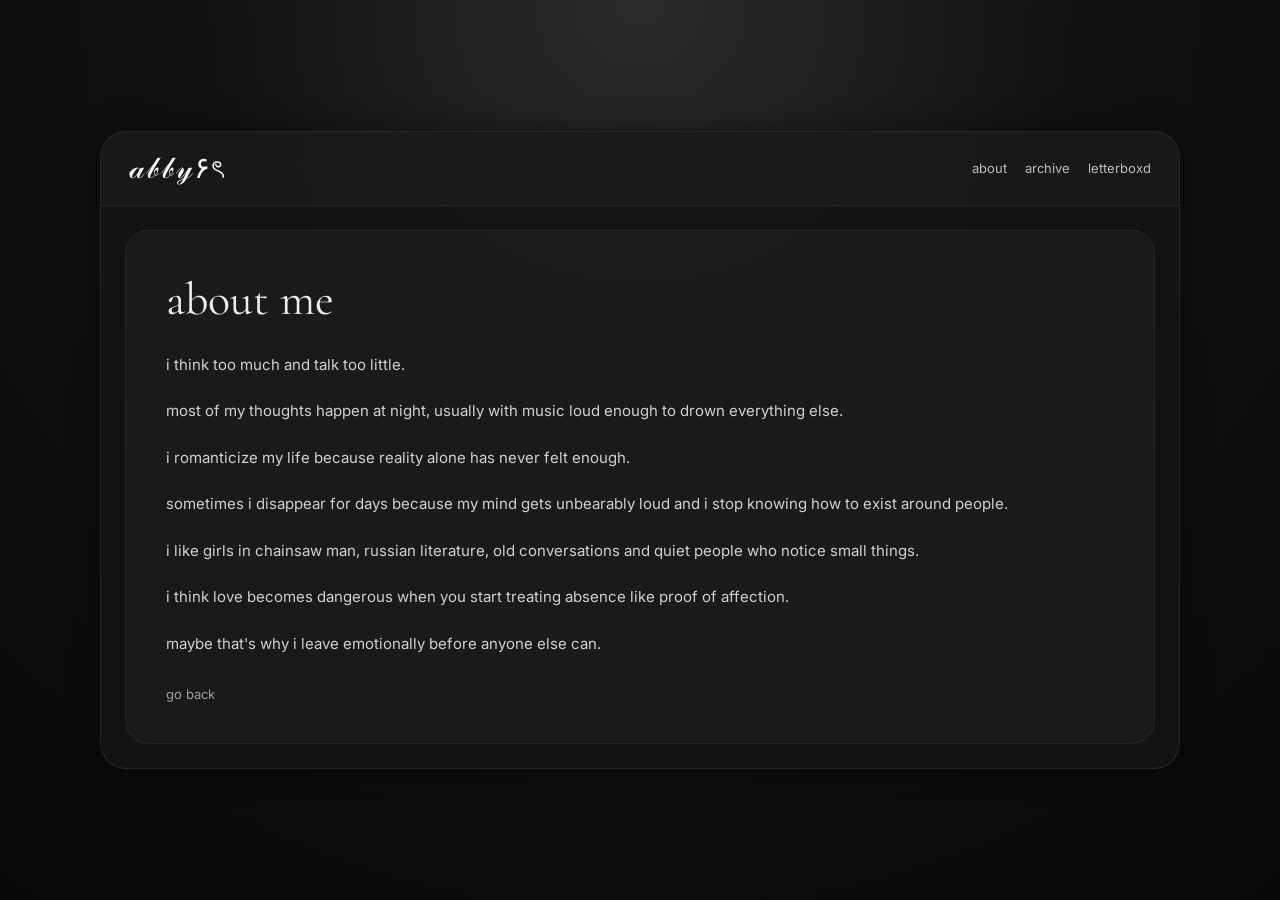
<file: about.html>
<!DOCTYPE html>
<html lang="en">

<head>
  <meta charset="UTF-8">
  <meta name="viewport" content="width=device-width, initial-scale=1.0">

  <title>about — abby</title>

  <link rel="preconnect" href="https://fonts.googleapis.com">
  <link rel="preconnect" href="https://fonts.gstatic.com" crossorigin>

  <link rel="stylesheet"
  href="https://fonts.googleapis.com/css2?family=Cormorant+Garamond:wght@300;400;500;600&family=Inter:wght@300;400;500;600&display=swap">

  <link rel="stylesheet" href="style.css">
</head>

<body>

<div class="carrd-main">

  <div class="top-header">

    <div class="logo">
      <a href="index.html">𝒶𝒷𝒷𝓎۶ৎ</a>
    </div>

    <div class="top-links">
      <a href="about.html">about</a>
      <a href="archive.html">archive</a>
      <a href="letterboxd.html">letterboxd</a>
    </div>

  </div>

  <div class="simple-wrapper">

    <div class="simple-box">

      <div class="simple-title">
        about me
      </div>

      <div class="simple-text">

        <p>
          i think too much and talk too little.
        </p>

        <p>
          most of my thoughts happen at night, usually with music loud enough to drown everything else.
        </p>

        <p>
          i romanticize my life because reality alone has never felt enough.
        </p>

        <p>
          sometimes i disappear for days because my mind gets unbearably loud and i stop knowing how to exist around people.
        </p>

        <p>
          i like girls in chainsaw man, russian literature, old conversations and quiet people who notice small things.
        </p>

        <p>
          i think love becomes dangerous when you start treating absence like proof of affection.
        </p>

        <p>
          maybe that's why i leave emotionally before anyone else can.
        </p>

      </div>

      <a href="index.html" class="back-button">
        go back
      </a>

    </div>

  </div>

</div>

</body>
</html>
</file>
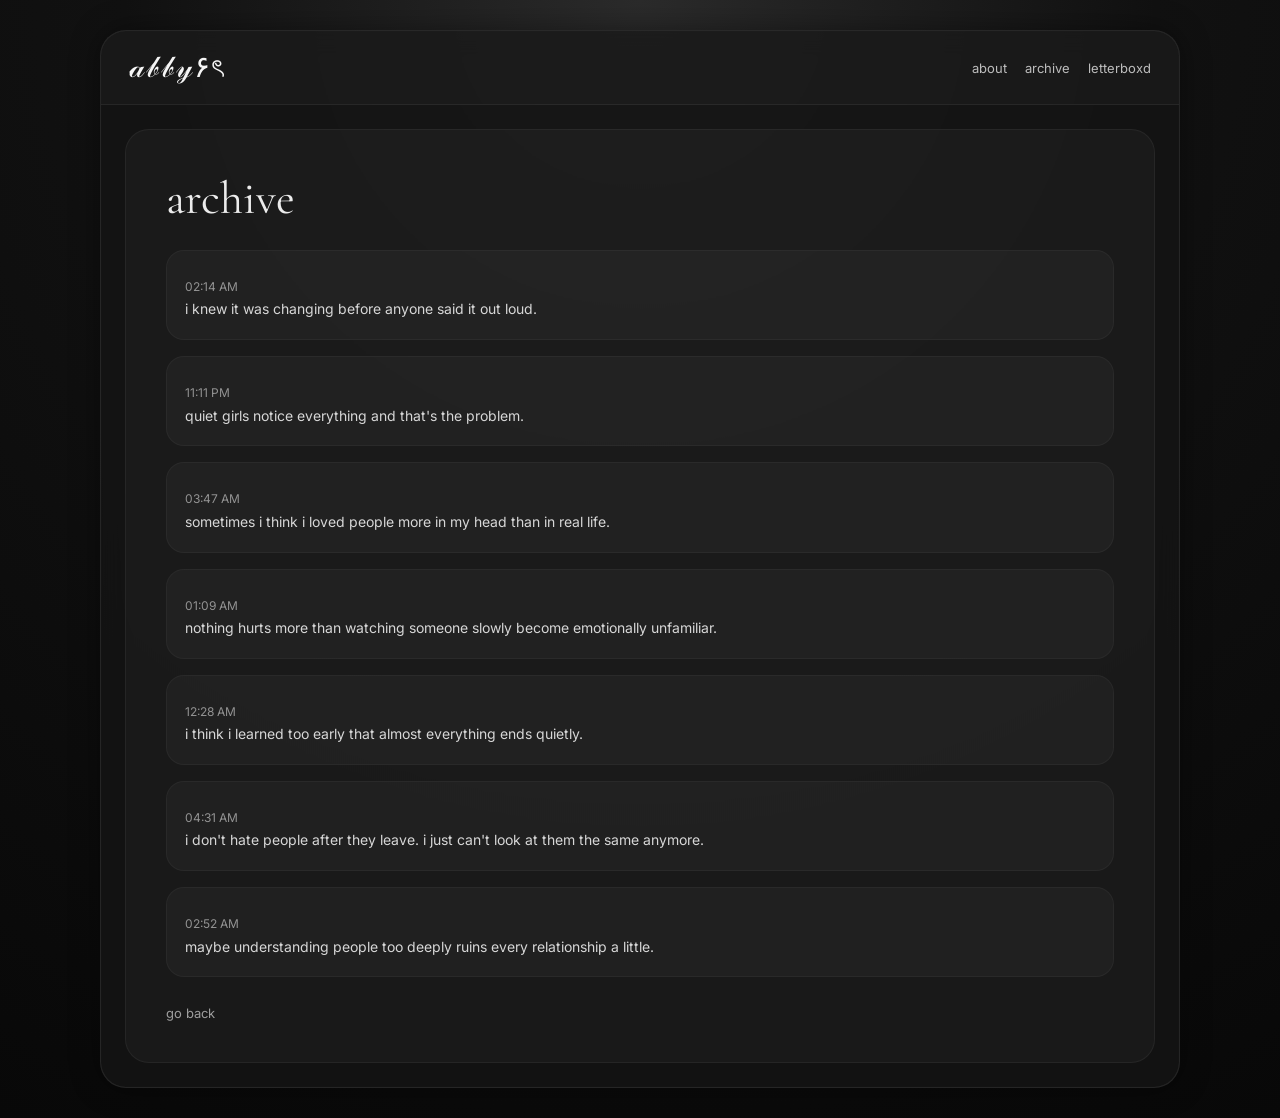
<file: archive.html>
<!DOCTYPE html>
<html lang="en">

<head>
  <meta charset="UTF-8">
  <meta name="viewport" content="width=device-width, initial-scale=1.0">

  <title>archive — abby</title>

  <link rel="preconnect" href="https://fonts.googleapis.com">
  <link rel="preconnect" href="https://fonts.gstatic.com" crossorigin>

  <link rel="stylesheet"
  href="https://fonts.googleapis.com/css2?family=Cormorant+Garamond:wght@300;400;500;600&family=Inter:wght@300;400;500;600&display=swap">

  <link rel="stylesheet" href="style.css">
</head>

<body>

<div class="carrd-main">

  <div class="top-header">

    <div class="logo">
      <a href="index.html">𝒶𝒷𝒷𝓎۶ৎ</a>
    </div>

    <div class="top-links">
      <a href="about.html">about</a>
      <a href="archive.html">archive</a>
      <a href="letterboxd.html">letterboxd</a>
    </div>

  </div>

  <div class="simple-wrapper">

    <div class="simple-box">

      <div class="simple-title">
        archive
      </div>

      <div class="archive-list">

        <div class="archive-item">
          <span>02:14 AM</span>
          i knew it was changing before anyone said it out loud.
        </div>

        <div class="archive-item">
          <span>11:11 PM</span>
          quiet girls notice everything and that's the problem.
        </div>

        <div class="archive-item">
          <span>03:47 AM</span>
          sometimes i think i loved people more in my head than in real life.
        </div>

        <div class="archive-item">
          <span>01:09 AM</span>
          nothing hurts more than watching someone slowly become emotionally unfamiliar.
        </div>

        <div class="archive-item">
          <span>12:28 AM</span>
          i think i learned too early that almost everything ends quietly.
        </div>

        <div class="archive-item">
          <span>04:31 AM</span>
          i don't hate people after they leave. i just can't look at them the same anymore.
        </div>

        <div class="archive-item">
          <span>02:52 AM</span>
          maybe understanding people too deeply ruins every relationship a little.
        </div>

      </div>

      <a href="index.html" class="back-button">
        go back
      </a>

    </div>

  </div>

</div>

</body>
</html>
</file>
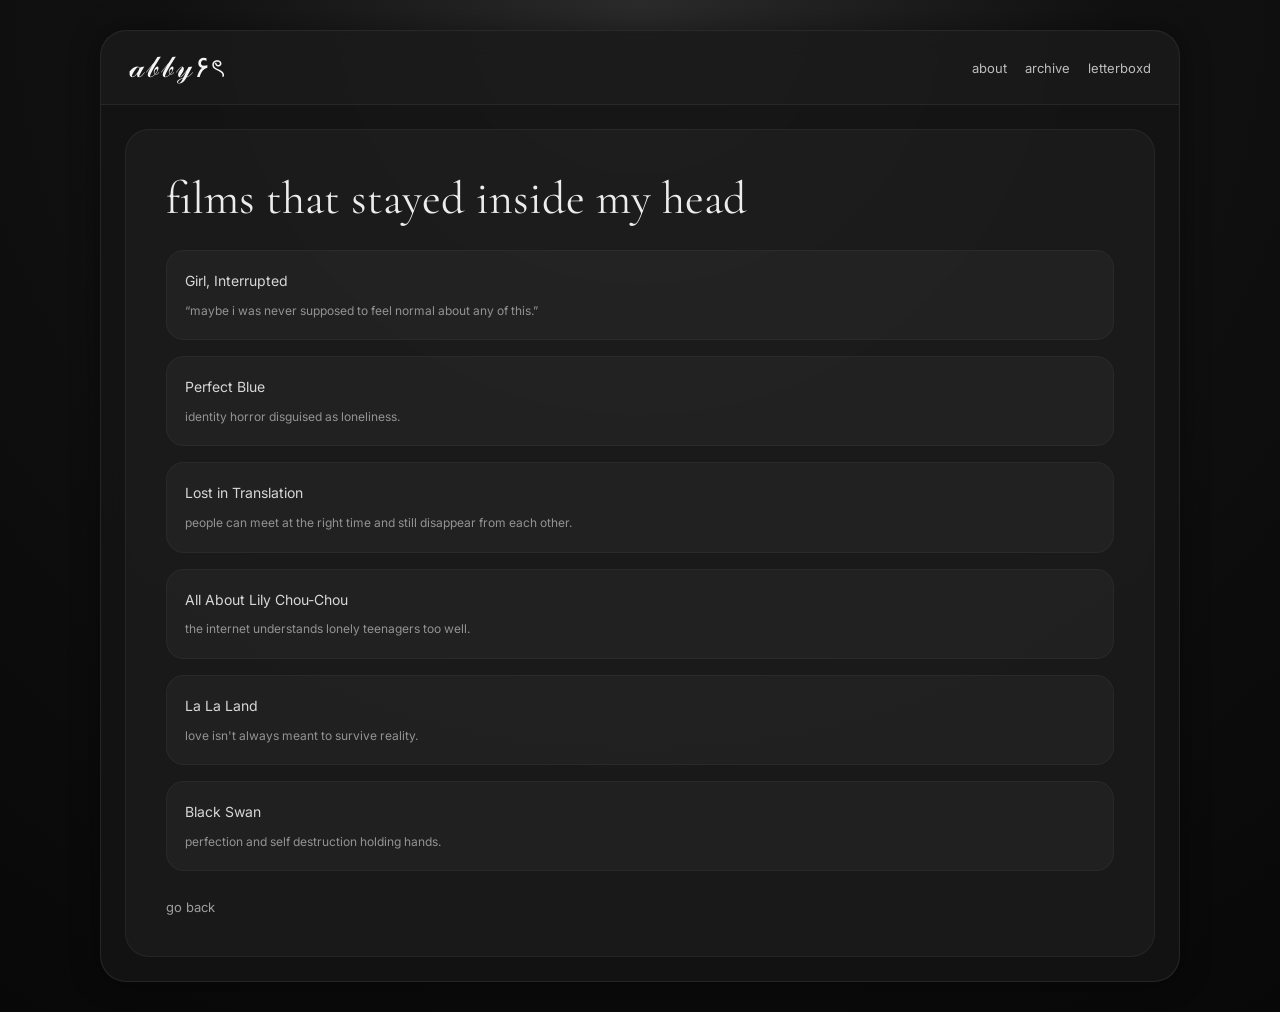
<file: letterboxd.html>
<!DOCTYPE html>
<html lang="en">

<head>
  <meta charset="UTF-8">
  <meta name="viewport" content="width=device-width, initial-scale=1.0">

  <title>letterboxd — abby</title>

  <link rel="preconnect" href="https://fonts.googleapis.com">
  <link rel="preconnect" href="https://fonts.gstatic.com" crossorigin>

  <link rel="stylesheet"
  href="https://fonts.googleapis.com/css2?family=Cormorant+Garamond:wght@300;400;500;600&family=Inter:wght@300;400;500;600&display=swap">

  <link rel="stylesheet" href="style.css">
</head>

<body>

<div class="carrd-main">

  <div class="top-header">

    <div class="logo">
      <a href="index.html">𝒶𝒷𝒷𝓎۶ৎ</a>
    </div>

    <div class="top-links">
      <a href="about.html">about</a>
      <a href="archive.html">archive</a>
      <a href="letterboxd.html">letterboxd</a>
    </div>

  </div>

  <div class="simple-wrapper">

    <div class="simple-box">

      <div class="simple-title">
        films that stayed inside my head
      </div>

      <div class="film-list">

        <div class="film-item">
          Girl, Interrupted
          <span>
            “maybe i was never supposed to feel normal about any of this.”
          </span>
        </div>

        <div class="film-item">
          Perfect Blue
          <span>
            identity horror disguised as loneliness.
          </span>
        </div>

        <div class="film-item">
          Lost in Translation
          <span>
            people can meet at the right time and still disappear from each other.
          </span>
        </div>

        <div class="film-item">
          All About Lily Chou-Chou
          <span>
            the internet understands lonely teenagers too well.
          </span>
        </div>

        <div class="film-item">
          La La Land
          <span>
            love isn't always meant to survive reality.
          </span>
        </div>

        <div class="film-item">
          Black Swan
          <span>
            perfection and self destruction holding hands.
          </span>
        </div>

      </div>

      <a href="index.html" class="back-button">
        go back
      </a>

    </div>

  </div>

</div>

</body>
</html>
</file>
<file: style.css>
*{
  margin:0;
  padding:0;
  box-sizing:border-box;
}

body{
  min-height:100vh;

  background:
  radial-gradient(circle at top,#2b2b2b 0%,#111 40%,#080808 100%);

  font-family:'Inter',sans-serif;
  color:#ececec;

  display:flex;
  align-items:center;
  justify-content:center;

  padding:30px;
}

/* MAIN */

.carrd-main{
  width:100%;
  max-width:1080px;

  background:rgba(20,20,20,.85);

  border:1px solid rgba(255,255,255,.08);

  backdrop-filter:blur(12px);

  border-radius:26px;

  overflow:hidden;

  box-shadow:
  0 0 30px rgba(0,0,0,.4),
  inset 0 0 1px rgba(255,255,255,.08);
}

/* HEADER */

.top-header{
  padding:18px 28px;

  display:flex;
  justify-content:space-between;
  align-items:center;

  border-bottom:1px solid rgba(255,255,255,.06);

  background:rgba(255,255,255,.02);
}

.logo{
  font-family:'Cormorant Garamond',serif;
  font-size:30px;
  letter-spacing:2px;
}

.logo a{
  color:#f5f5f5;
  text-decoration:none;
}

.top-links{
  display:flex;
  gap:18px;
}

.top-links a{
  color:#bdbdbd;
  text-decoration:none;
  font-size:13px;
  transition:.3s;
}

.top-links a:hover{
  color:white;
}

/* GRID */

.main-grid{
  display:grid;

  grid-template-columns:
  320px
  1fr
  1fr;

  gap:18px;

  padding:20px;
}

/* PROFILE */

.profile-col{
  background:rgba(255,255,255,.03);

  border-radius:22px;

  padding:18px;

  border:1px solid rgba(255,255,255,.05);

  display:flex;
  flex-direction:column;

  gap:18px;
}

.profile-image{
  width:100%;
  height:390px;

  border-radius:18px;

  background:
  url("https://i.pinimg.com/736x/5a/1a/ac/5a1aacc1f07905b1ea70e5e56d2d3c73.jpg")
  center/cover;

  filter:grayscale(10%);
}

.profile-name{
  font-size:28px;
  font-family:'Cormorant Garamond',serif;
  letter-spacing:1px;
}

.small-user{
  color:#9f9f9f;
  font-size:13px;
  margin-top:4px;
}

.profile-bio{
  display:flex;
  flex-direction:column;
  gap:12px;

  color:#d8d8d8;

  line-height:1.6;
  font-size:14px;
}

.tag-row{
  display:flex;
  flex-wrap:wrap;
  gap:8px;
}

.tag{
  background:rgba(255,255,255,.05);

  border:1px solid rgba(255,255,255,.06);

  padding:6px 10px;

  border-radius:999px;

  font-size:12px;
  color:#cfcfcf;
}

.quote{
  margin-top:auto;

  font-size:13px;
  color:#9d9d9d;

  font-style:italic;
  line-height:1.6;
}

/* POSTS */

.post-col{
  background:rgba(255,255,255,.03);

  border-radius:22px;

  overflow:hidden;

  border:1px solid rgba(255,255,255,.05);

  transition:.4s;
}

.post-col:hover{
  transform:translateY(-4px);
}

.post-image{
  width:100%;
  height:360px;

  object-fit:cover;

  display:block;

  filter:brightness(.93);
}

.post-content{
  padding:18px;
}

.post-meta{
  color:#8f8f8f;
  font-size:12px;

  margin-bottom:12px;
}

.post-title{
  font-family:'Cormorant Garamond',serif;

  font-size:28px;

  margin-bottom:10px;

  line-height:1;
}

.post-text{
  color:#d2d2d2;

  line-height:1.7;

  font-size:14px;
}

.read-more{
  margin-top:16px;

  display:inline-block;

  color:#9b9b9b;

  font-size:12px;

  letter-spacing:.5px;
}

/* FOOTER */

.footer{
  padding:18px;

  text-align:center;

  border-top:1px solid rgba(255,255,255,.05);

  color:#767676;

  font-size:12px;

  letter-spacing:2px;
}

/* SIMPLE PAGES */

.simple-page{
  width:100%;
}

.simple-box{
  padding:40px;
}

.simple-title{
  font-family:'Cormorant Garamond',serif;

  font-size:46px;

  margin-bottom:24px;
}

.simple-text{
  display:flex;
  flex-direction:column;

  gap:18px;

  color:#d2d2d2;

  line-height:1.9;

  font-size:15px;
}

.archive-list,
.film-list{
  display:flex;
  flex-direction:column;
  gap:16px;
}

.archive-item,
.film-item{
  padding:18px;

  border-radius:18px;

  background:rgba(255,255,255,.03);

  border:1px solid rgba(255,255,255,.04);

  line-height:1.7;

  color:#d7d7d7;

  font-size:14px;
}

.archive-item span,
.film-item span{
  display:block;

  margin-top:8px;

  font-size:12px;

  color:#939393;
}

.back-button{
  display:inline-block;

  margin-top:28px;

  color:#9e9e9e;

  text-decoration:none;

  font-size:13px;

  transition:.3s;
}

.back-button:hover{
  color:white;
}

/* MOBILE */

@media(max-width:950px){

  .main-grid{
    grid-template-columns:1fr;
  }

  .profile-image{
    height:420px;
  }
}

@media(max-width:600px){

  body{
    padding:14px;
  }

  .top-header{
    padding:14px 18px;
  }

  .logo{
    font-size:24px;
  }

  .top-links{
    gap:10px;
  }

  .top-links a{
    font-size:11px;
  }

  .profile-image{
    height:330px;
  }

  .post-image{
    height:280px;
  }

  .simple-box{
    padding:24px;
  }

  .simple-title{
    font-size:36px;
  }
}

/* SIMPLE PAGE FIX */

.simple-page{
  width:100%;
}

.simple-wrapper{
  padding:24px;
}

.simple-box{
  background:rgba(255,255,255,.03);

  border:1px solid rgba(255,255,255,.05);

  border-radius:24px;

  padding:40px;
}

/* PROFILE IMAGE */

.profile-image{
  width:100%;
  height:390px;

  border-radius:18px;

  background-image:url("https://i.pinimg.com/736x/89/e2/4d/89e24d2f6c4f63f8b6c0d1a59e2f7df6.jpg");

  background-position:center;
  background-size:cover;
  background-repeat:no-repeat;

  filter:grayscale(10%);

  position:relative;

  overflow:hidden;
}

.profile-image::after{
  content:"";

  position:absolute;
  inset:0;

  background:
  linear-gradient(
    to top,
    rgba(0,0,0,.35),
    transparent 40%
  );
}
</file>
